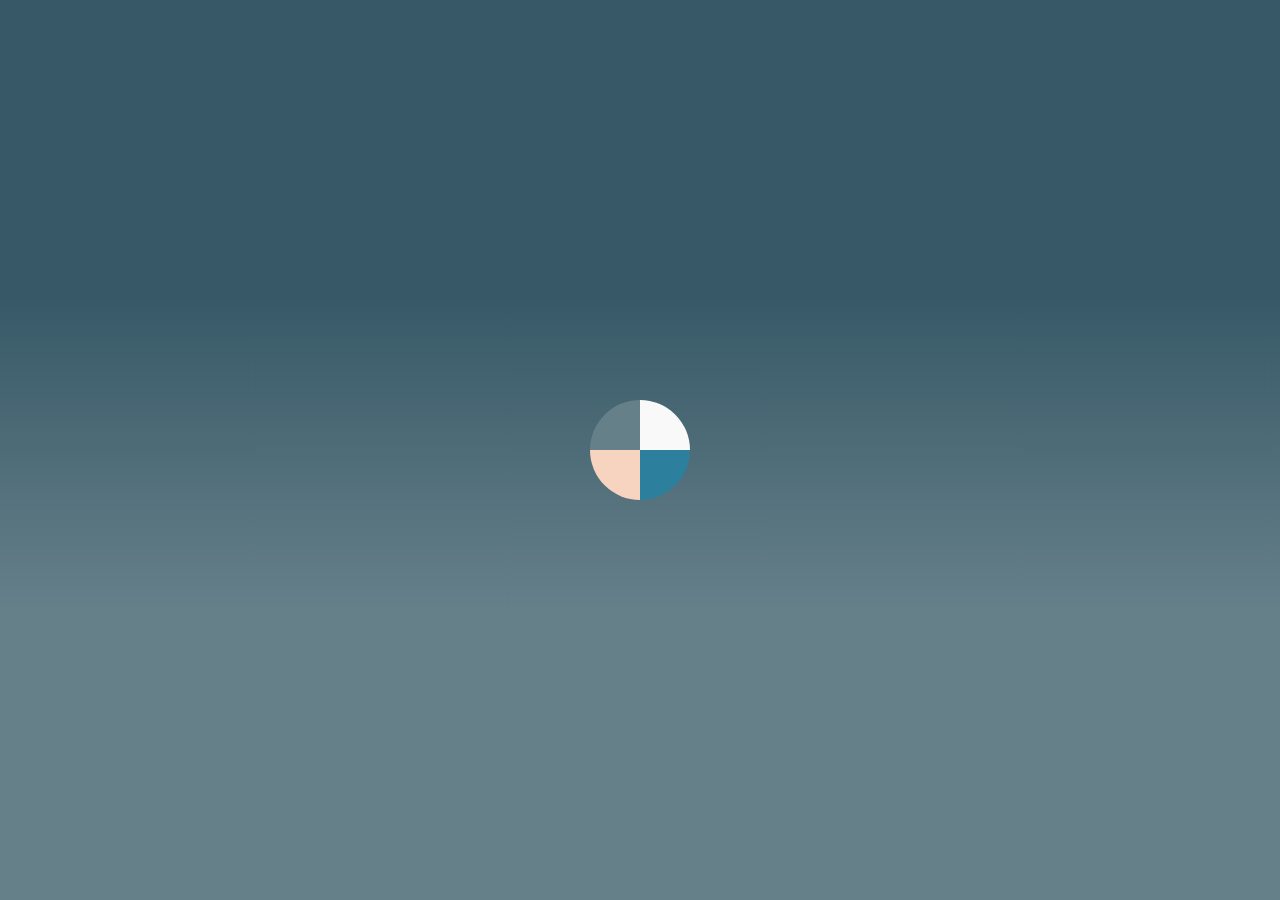
<file: index.html>
<html lang="fr">

<head>
    <meta charset="UTF-8">
    <meta http-equiv="X-UA-Compatible" content="IE=edge">
    <meta name="viewport" content="width=device-width, initial-scale=1.0">
    <title>Axel Dochez </title>
    <link rel="stylesheet" href="asserts/style.css">
    <link rel="icon" href="img/logo.png" type="image/png">
</head>

<body>
    <div class="cursor"></div>
    <div class="body-all srollbar">

        <div class="header">
            <!-- <div class="mod-menu">
                <h3 class="mod" id="normal">Normal Mod</h3>
                <h3 class="mod" id="dark">Dark Mod</h3>
                <h3 class="mod" id="kawai">Kawaï mod</h3>
            </div> -->
        </div>

        <div class="footer">
            <div class="my-logo">
                <div class="all-logo">
                    <div class="logo1"> </div>
                    <div class="logo2"> </div>
                    <div class="logo3"> </div>
                    <div class="logo4"> </div>
                </div>
            </div>

            <div class="menu">
                <a target="_blank" class="menu-icon"
                    href="https://drive.google.com/file/d/1IvvKmEJ3Pn47SEoM4HL41xcIzCZ2FRAo/view?usp=sharing">
                    <div class="after-icon">
                        <img class="icon-menu" src="img/cv.png" alt="">
                    </div>
                    <p class="p-menu"> CV</p>
                </a>

            </div>
            <div class="photo-profil">
                <img src="img/moi.jpg" alt="">
            </div>
        </div>

        <div class="body">
            <div class="main">
                <div class="all-visit">
                    <div class="visitor">
                        <p>Developper Web junior</p>
                        <h1>Axel Dochez</h1>
                    </div>
                    <div class="stat">
                        <div class="visit">
                            <div class=" icon">
                                <svg xmlns="http://www.w3.org/2000/svg" fill="none" viewBox="0 0 24 24"
                                    stroke-width="1.5" stroke="currentColor" class="w-6 h-6">
                                    <path stroke-linecap="round" stroke-linejoin="round"
                                        d="M11.48 3.499a.562.562 0 011.04 0l2.125 5.111a.563.563 0 00.475.345l5.518.442c.499.04.701.663.321.988l-4.204 3.602a.563.563 0 00-.182.557l1.285 5.385a.562.562 0 01-.84.61l-4.725-2.885a.563.563 0 00-.586 0L6.982 20.54a.562.562 0 01-.84-.61l1.285-5.386a.562.562 0 00-.182-.557l-4.204-3.602a.563.563 0 01.321-.988l5.518-.442a.563.563 0 00.475-.345L11.48 3.5z" />
                                </svg>
                                <!-- <img src="img/stage.png" alt=""> -->
                            </div>
                            <div class="cot">
                                <p>Stages</p>
                                <h3>6</h3>
                            </div>
                        </div>
                        <div class="visit">
                            <div class="icon">
                                <svg xmlns="http://www.w3.org/2000/svg" fill="none" viewBox="0 0 24 24"
                                    stroke-width="1.5" stroke="currentColor" class="w-6 h-6">
                                    <path stroke-linecap="round" stroke-linejoin="round"
                                        d="M2.25 18L9 11.25l4.306 4.307a11.95 11.95 0 015.814-5.519l2.74-1.22m0 0l-5.94-2.28m5.94 2.28l-2.28 5.941" />
                                </svg>
                                <!-- <img src="img/job.png" alt=""> -->
                            </div>
                            <div class="cot">
                                <p>Projets</p>
                                <h3>5</h3>
                            </div>
                        </div>
                    </div>
                </div>
                <img src="img/programer.webp" alt="">

                <div class="voir-plus">
                    <p class="vp"> voir mon experience ></p>
                    <div class="voir-jobs">
                        <div class="jobs srollbar">
                            <h1>Stages</h1>
                            <hr>
                            <div class="stage">
                                <p class="annee">2023-2023</p>
                                <p>Sciences Po Grenoble - Developper web en react</p>
                            </div>
                            <div class="stage">
                                <p class="annee">2022-2022</p>
                                <p>Sciences Po Grenoble - Developper web en symfony</p>
                            </div>
                            <div class="stage">
                                <p class="annee">2020</p>
                                <p>Eitarc Grenoble - assistant commercial</p>
                            </div>
                            <div class="stage">
                                <p class="annee">2019-2019</p>
                                <p>Pi Assurance Grenoble - Comercial </p>
                            </div>
                            <div class="stage">
                                <p class="annee">2019-2019</p>
                                <p>Pi interim Grenoble - Comercial </p>
                            </div>
                            <div class="stage">
                                <p class="annee">2020</p>
                                <p>Urban Culture Grenoble - Vendeur</p>
                            </div>
                            <div class="stage">
                                <p class="annee">2020</p>
                                <p>GrandOptical Grenoble - Vendeur</p>
                            </div>

                        </div>
                        <div class="jobs">
                            <h1>Jobs</h1>
                            <hr>

                            <div class="stage">
                                <p class="annee">2020-2020</p>
                                <p>Eitarc - assistant commercial "interim"</p>
                            </div>
                            <div class="stage">
                                <p class="annee">2021-2022</p>
                                <p>MaxCall employer - polyvalent</p>
                            </div>
                        </div>
                    </div>
                </div>

            </div>
            <div class="seconde">
                <div class="seconde-all">

                    <div class="second-text">
                        <p>Contact</p>



                    </div>
                    <div class="second-contact">
                        <div class="icon-contact">
                            <a href="https://github.com/rachvuild">
                                <img src="img/github.png" alt="" class="img-contac">
                            </a>
                        </div>
                        <div class="icon-contact">
                            <a href="https://www.linkedin.com/in/axel-dochez-246b11194/">
                                <img src="img/linkedin.png" alt="" class="img-contac">
                            </a>
                        </div>
                        <div class="icon-contact">
                            <a href="https://www.instagram.com/anzichyte/">
                                <img src="img/insta.png" alt="" class="img-contac">
                            </a>
                        </div>
                    </div>
                </div>
                <div class="second-p-all">

                    <div class="second-send" id="email">
                        <img class="envoi" src="img/copy.png" alt="">
                        <div class="second-back-img" id="back-email">
                        </div>
                        <p class="email">axel.dochezmz5@gmail.com</p>
                        <!-- <div></div> -->
                    </div>
                </div>
                <!-- </div> -->
            </div>
            <!-- <div class="bas"> -->
            <div class=" seconde-bas">
                <div class="troisieme">

                    <div>
                        <div class="gradiant">
                            <div class="trois-grad">
                                <div class="trois-icon icon">
                                    <img class="invers trois-img" src="img/skill.png" alt="">
                                </div>
                                <div class="trois-grade">
                                    <div>
                                        <h2 class="trois">7</h2>
                                        <p class="trois">Technologie</p>
                                    </div>
                                </div>
                            </div>
                            <div class="skill">
                                <img src="img/htmlCss.png" class="img-skill" id="html-css" alt="">


                                <fieldset class="pop html-css" id="html-css">
                                    <legend id="html-css"> HTML/CSS </legend>
                                    <p id="html-css">
                                        une utilisation casi quotidiènne avec la realisation de defi
                                    </p>
                                </fieldset>

                                <img src="img/Javascript.png" class="img-skill" id="js" alt="">
                                <fieldset class="pop js" id="js">
                                    <legend> Javascript </legend>
                                    <p>
                                        une utilisation surtout personnel et appris en autoditacte
                                    </p>
                                </fieldset>
                                <img src="img/PHP.png" class="img-skill" id="php" alt="">
                                <fieldset class="pop php" id="php">
                                    <legend> PHP </legend>
                                    <p>
                                        une utilisation principalement lors de projet de cours
                                    </p>
                                </fieldset>
                                <img src="img/Mysql.png" class="img-skill" id="sql" alt="">
                                <fieldset class="pop sql" id="sql">
                                    <legend> Mysql </legend>
                                    <p>
                                        création de table et de lien entre elle et une bonne metrise du select
                                    </p>
                                </fieldset>
                                <img src="img/symfony.png" class="img-skill" id="symfony" alt="">
                                <fieldset class="pop symfony" id="symfony">
                                    <legend> Symfony </legend>
                                    <p>
                                        Utilisé pour le projet manga et appris au stage a Sciences Po
                                    </p>
                                </fieldset>
                                <img src="img/Python.png" class="img-skill" id="python" alt="">
                                <fieldset class="pop python" id="python">
                                    <legend> Python </legend>
                                    <p>
                                        appris en autoditacte juste pour un passe temps
                                    </p>
                                </fieldset>
                                <img src="img/twig.png" class="img-skill" id="twig" alt="">
                                <fieldset class="pop twig" id="twig">
                                    <legend> HTML.twig/CSS.SASS </legend>
                                    <p>
                                        une utilisation lors de projet symfony
                                    </p>
                                </fieldset>
                                <img src="img/react.png" class="img-skill" id="twig sass" alt="">


                            </div>
                        </div>
                    </div>
                </div>
                <div class="quartrieme">
                    <p class="eng">Technologie</p>
                    <div class="quartrieme-tittle">

                        <h4>Mes Projets :</h4>
                        <div class="expli-all">
                            <div class="expli">
                                <img class="little-eng" src="img/angrenage.png" alt="">
                                <p> Technologie</p>
                                <p> | </p>
                                <p class="plus">+</p>
                                <p> Lire plus</p>
                            </div>
                        </div>
                    </div>
                    <div class="drag-and-drop srollbar">
                        <hr class="hr-projet">
                        <div class="drag">
                            <div id="item" class="card-drag" draggable="true">
                                <div id="chat" class="second-projet">
                                    <img class="icon-projet" src="img/chat.png" alt="">
                                    <h5>
                                        Projet chat
                                    </h5>
                                </div>
                                <div class="second-projet info-projet">
                                    <div class="icon-projet"><img class="engrenage" id="eng-chat"
                                            src="img/angrenage.png" alt="">
                                    </div>
                                    <a href="projet/projet-chat.html" target="_blank" class="icon-projet"
                                        id="info-chat">
                                        <h6>+</h6>
                                    </a>
                                </div>

                            </div>
                        </div>
                        <hr class="hr-projet">
                        <div class="drag">
                            <div id="item" class="card-drag" draggable="true">
                                <div id="efs" class="second-projet">
                                    <img class="icon-projet" src="img/efs.png" alt="">
                                    <h5>
                                        Projet EFS
                                    </h5>
                                </div>
                                <div class="second-projet info-projet">
                                    <div class="icon-projet"><img class="engrenage" id="eng-EFS" src="img/angrenage.png"
                                            alt="">
                                    </div>
                                    <a href="projet/projet-EFS.html" target="_blank" class="icon-projet" id="info-efs">
                                        <h6>+</h6>
                                    </a>
                                </div>
                            </div>
                        </div>
                        <hr class="hr-projet">
                        <div class="drag">
                            <div id="item" class="card-drag" draggable="true">
                                <div id="manga" class="second-projet">
                                    <img class="icon-projet" src="img/stagel.png" alt="">
                                    <h5>
                                        Projets en Stage
                                    </h5>
                                </div>
                                <div class="second-projet info-projet">
                                    <div class="icon-projet"><img class="engrenage" id="eng-manga"
                                            src="img/angrenage.png" alt="">
                                    </div>
                                    <a href="projet/projet-stage.html" target="_blank" class="icon-projet"
                                        id="info-manga">
                                        <h6>+</h6>
                                    </a>
                                </div>
                            </div>
                        </div>
                        <hr class="hr-projet">
                        <div class="drag">
                            <div id="item" class="card-drag" draggable="true">
                                <div id="gsb" class="second-projet">
                                    <img class="icon-projet" src="img/logo_GSB.png" alt="">
                                    <h5>
                                        Projet GSB
                                    </h5>
                                </div>
                                <div class="second-projet info-projet">
                                    <div class="icon-projet"><img class="engrenage" id="eng-GSB" src="img/angrenage.png"
                                            alt="">
                                    </div>
                                    <a href="projet/projet-GSB.html" target="_blank" class="icon-projet" id="info-gsb">
                                        <h6>+</h6>
                                    </a>
                                </div>
                            </div>
                        </div>
                        <hr class="hr-projet">
                        <div class="drag">
                            <div id="item" class="card-drag" draggable="true">
                                <div id="btn" class="second-projet">
                                    <img class="icon-projet" src="img/projet-btn.png" alt="">
                                    <h5>
                                        Projet button
                                    </h5>
                                </div>
                                <div class="second-projet info-projet">
                                    <div class="icon-projet"><img class="engrenage" id="eng-button"
                                            src="img/angrenage.png" alt="">
                                    </div>
                                    <a href="" target="_blank" class="icon-projet" id="info-gsb">
                                        <h6>+</h6>
                                    </a>
                                </div>
                            </div>
                        </div>
                        <hr class="hr-projet">
                        <div class="drag">
                            <div id="item" class="card-drag" draggable="true">
                            </div>
                        </div>

                    </div>
                </div>
            </div>
            <!-- </div> -->
            <div class="cinquieme">
                <h4>Projet :</h4>
                <img src="img/projet-gsb.png" id="img-gsb" alt="">
                <fieldset class="description srollbar" id="des-GSB">
                    <legend id=" des-GSB">Projet GSB :</legend>
                    <p id="des-GSB">
                        il a pour but de créer une application web permettant au commerciaux de faire une prise de
                        rendez-vous avec une page personnalisé pour chaque service.
                        Effet attendu c’est une prise en main du modèle MVC, des sessions/cookies, la base de donné et
                        une
                        connexion avec une hachage des mot de passe.
                        Pour cela nous sommes en groupe de 4 personnes.
                        <a href="https://drive.google.com/file/d/1iLuyMIIue9XLNpQ6Mv9dkA788cWYIAYH/view?usp=sharing">en
                            savoir plus</a>
                    </p>
                </fieldset>
                <img src="img/projet-esf.png" id="img-esf" alt="">
                <fieldset class="description srollbar" id="des-esf">
                    <legend id=" des-esf">Projet EFS :</legend>
                    <p id="des-esf">
                        Il a pour but de créer une application web permettant à des utilisateurs avoir un système de
                        fidélisation avec des recommence selon des palier.
                        Effet attendu c’est une prise en main de la base de donné, une connexion, et de la prise de
                        rendez-vous.
                        Pour cela nous sommes en groupe de 5 personnes.

                    </p>
                </fieldset>
                <img src="img/sciencesPo.png" id="img-manga" alt="">
                <fieldset class="description srollbar" id="des-manga">
                    <legend id=" des-manga">Projet de Stage :</legend>
                    <p id="des-manga">
                        Il a pour but de créer un site web avec une connexion et pouvoir collectionné c’est héro manga
                        préférai avec un système de tirage aléatoire pouvoir en mettre a l’infini.
                        Effet attendu c’est une prise en main de Framework Symfony
                        Pour cela j’ai été seule.

                    </p>
                </fieldset>
                <img src="img/projet-chat.png" id="img-chat" alt="">
                <fieldset class="description srollbar" id="des-chat">
                    <legend id=" des-chat">Prajet chat :</legend>
                    <p id="des-chat">
                        Il a pour but de créer un site web permettant une mise en relation des chats qui attend une
                        adoption dans une refuge a une client.
                        Effet attendu c’est une prise en main de du langage PHP et MySQL, de pouvoir faire une relation
                        entre le site web et la base de donné.
                        Pour cela j’ai été seule.


                    </p>
                </fieldset>
                <img src="img/projet-btn.png" id="img-btn" alt="">
                <fieldset class="description srollbar" id="des-btn">
                    <legend id=" des-btn">Projet Button :</legend>
                    <p id="des-btn">
                        Il a pour but de recensé différant bouton/ burger ou effet en tout genre, une zone de défi.
                        Effet attendu c’est une prise en main de du langage Html :5 , Css et JavaScript.
                        Pour cela j’ai été seule.
                    </p>
                </fieldset>
            </div>
        </div>
    </div>
    <div class="load-body">
        <div class="all-carre">
            <div class="carre1"> </div>
            <div class="carre2"> </div>
            <div class="carre3"> </div>
            <div class="carre4"> </div>
        </div>
    </div>
    <script class="histoir" src="asserts/script.js"></script>
</body>

</html>
</file>
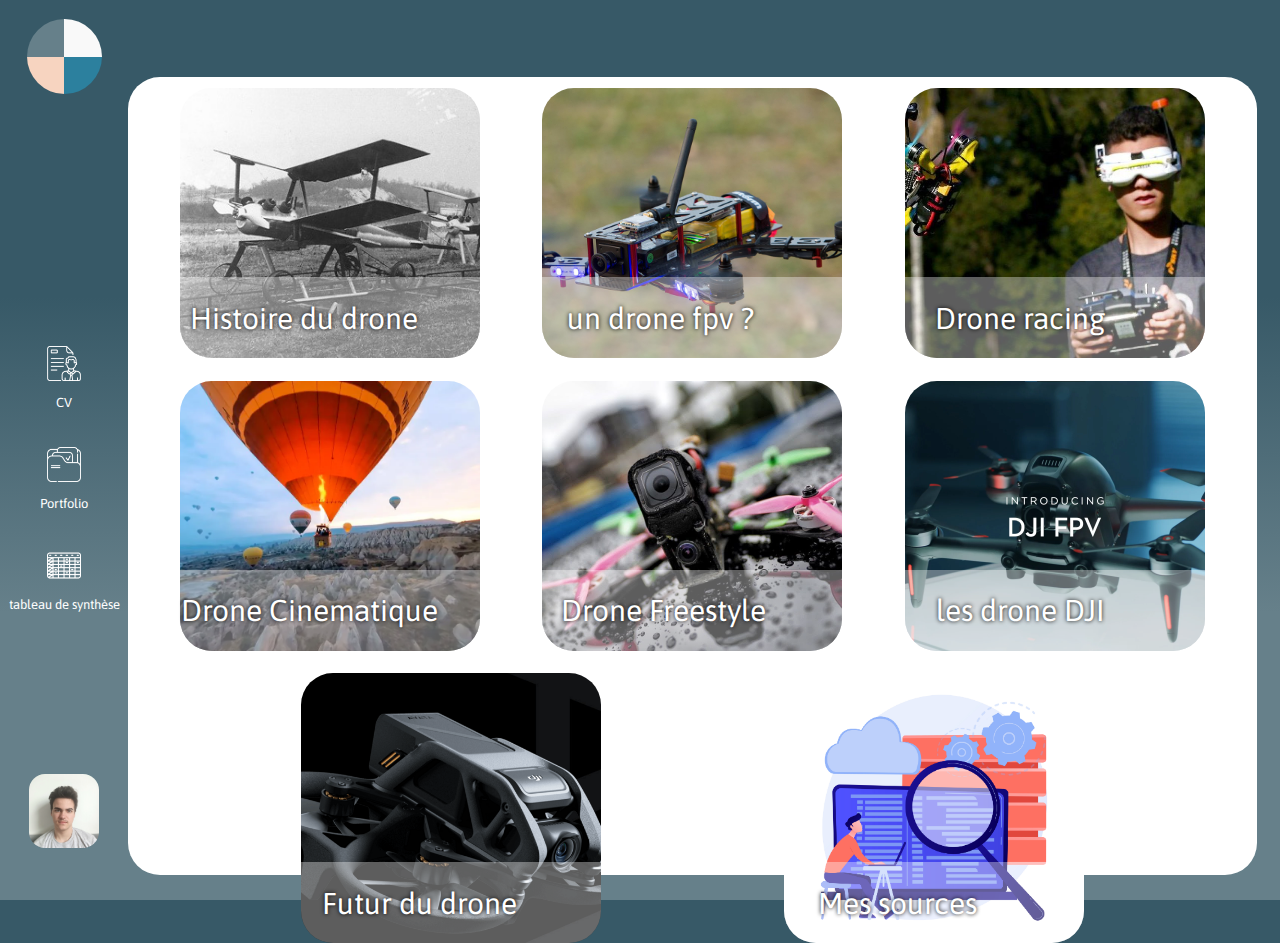
<file: veilletechnologique.html>
<!DOCTYPE html>
<html lang="en">

<head>
    <meta charset="UTF-8">
    <meta http-equiv="X-UA-Compatible" content="IE=edge">
    <meta name="viewport" content="width=device-width, initial-scale=1.0">
    <link rel="stylesheet" href="asserts/style.css">
    <title>Veille Technologique</title>
</head>


<body class="veille_tech">
    <div class="body-all srollbar">

        <div class="header">
            <!-- <div class="mod-menu">
                <h3 class="mod" id="normal">Normal Mod</h3>
                <h3 class="mod" id="dark">Dark Mod</h3>
                <h3 class="mod" id="kawai">Kawaï mod</h3>
            </div> -->
        </div>

        <div class="footer">
            <div class="my-logo">
                <div class="all-logo">
                    <div class="logo1"> </div>
                    <div class="logo2"> </div>
                    <div class="logo3"> </div>
                    <div class="logo4"> </div>
                </div>
            </div>

            <div class="menu">
                <a target="_blank" class="menu-icon"
                    href="https://drive.google.com/file/d/1IvvKmEJ3Pn47SEoM4HL41xcIzCZ2FRAo/view?usp=sharing">
                    <div class="after-icon">
                        <img class="icon-menu" src="img/cv.png" alt="">
                    </div>
                    <p class="p-menu"> CV</p>
                </a>
                <a class="menu-icon" target="_blank" href="index.html">
                    <div class="after-icon">
                        <img class="icon-menu" src="img/portfolio.png" alt="">
                    </div>
                    <p class="p-menu">Portfolio</p>
                </a>
                <a class="menu-icon"
                    href="https://drive.google.com/file/d/1ezcaBhjOgTn1rwI3oJIcldqY2AANZQ0R/view?usp=sharing">
                    <div class="after-icon">
                        <img class="icon-menu" src="img/tableau.png" alt="">
                    </div>
                    <p class="p-menu">tableau de synthèse</p>
                </a>
            </div>
            <div class="photo-profil">
                <img src="img/IMG_20220312_173635.jpg" alt="">
            </div>
        </div>


        <div class="veille">


            <div class="card_veille histoir " id="histoir">

                <div class="ville-tittle h">

                    <p class="tittle-drone">Histoire du drone</p>
                    <div class="icon-fleche">

                        <svg class="invers" viewBox="0 0 28 25">
                            <path
                                d="M13.145 2.13l1.94-1.867 12.178 12-12.178 12-1.94-1.867 8.931-8.8H.737V10.93h21.339z">
                            </path>
                        </svg>

                    </div>
                </div>
                <div class="pdrone srollbar" id="phistoir">
                    <p>
                        Histoire du drone :
                        <br /> <br />
                        Le concept de base du drone a été inventé pendant la Première Guerre Mondiale, considéré
                        comme un
                        projet très audacieux. Cependant, c’est durant la Seconde Guerre Mondiale que le premier
                        drone
                        opérationnel fut créé. La fabrication a en effet été poussé par les pertes importantes dans
                        l’aviation.<br /> Néanmoins, étant des premiers prototypes, leur utilisation n’était pas très
                        <br /> <br />
                        pratique : <br />
                        sensible au brouillage… Qui n’ont pas pu être résolu avant l’arrivée de l’informatique dans
                        les <br />
                        années 1960, où les premiers drones européens ont vu le jour, en France précisément, sous le
                        nom de
                        R20. <br /> <br />
                        Enfin, le drone FPV a aussi vu le jour en France, à Argonay en Haute-Savoie en 2014. Au <br />
                        début, ils <br />
                        étaient surtout utilisés pour des courses dans les bois, en temps que loisirs et
                        divertissement. <br />

                    </p>
                </div>
            </div>
            <div class="dronefpv  card_veille">
                <div class="ville-tittle drone">

                    <p class="tittle-drone">un drone fpv ?</p>
                    <div class="icon-fleche">

                        <svg class="invers" viewBox="0 0 28 25">
                            <path
                                d="M13.145 2.13l1.94-1.867 12.178 12-12.178 12-1.94-1.867 8.931-8.8H.737V10.93h21.339z">
                            </path>
                        </svg>

                    </div>
                </div>
                <div class="pdrone srollbar" id="pdrone">
                    <p>
                        Qu’est-ce qu’un drone ? <br /> <br />

                        Tout d’abord, un drone est un engin volant radiocommandé. <br /> Il a la forme d’un avion, ce
                        qui
                        lui
                        permet de parcourir de nombreux kilomètres avec le meilleur aérodynamisme. <br /> Il existe
                        aussi
                        les
                        drones à bras (quadripode, hexapode…). <br />
                        Nous allons ici surtout nous intéresser à cette deuxième catégorie, et particulièrement au
                        quadripode. Ils constituent la plus grande partie des drones FPV à ce jour. <br /> <br />

                        Qu’est-ce qu’un drone FPV ?
                        <br /> <br />
                        FPV signifie First Person View, en français, « vu à la première personne ». Il s’agit donc
                        généralement d’un quadripode, qui comprends une caméra embarquée, deux antennes, une
                        carte-mère, un
                        châssis et quatre moteurs. <br />
                        Il faudra vous équiper d’une batterie dites LI-PO et de son chargeur pour pouvoir faire
                        fonctionner
                        le drone. <br />
                        Pour pouvoir le contrôler, il faudra un masque ou des lunettes FPV, qui retransmettront la
                        vue de la
                        caméra, ainsi qu’une radio-télécommande. <br /> <br />

                        Pourquoi deux antennes sont-elles nécessaires ?
                        <br /> <br />
                        Pour pouvoir voir et téléguider le drone. En effet, chaque partie émet des ondes
                        différentes. <br /> Pour
                        pouvoir voir, il y a même deux possibilités selon votre budget : dans un premier temps, il y
                        a
                        l’analogique, la plus utilisée et la moins coûteuse. Dans un deuxième temps, il y a le
                        numérique,
                        qui vient d’apparaître. Elle est plus coûteuse car pour l’instant, une seule entreprise l’a
                        créé :
                        DJI.
                        <br /> <br />
                        Qu’est-ce qu’une batterie LI-PO ? Et pourquoi les utilise-t-on ?
                        <br /> <br />
                        Les batteries Lithium-Polymère sont plus puissantes que les batteries lithium. Elles sont
                        aussi plus
                        légères. Elles sont alors très recommandées pour les appareils radiocommandés. Cependant,
                        les
                        batteries sont instables et il est alors conseillé lors de certains déplacements ou charge
                        de les
                        mettre dans une boite hermétique en métal ou dans une pochette anti-feu. <br /> <br />

                        Pourquoi utiliser les drones FPV ? <br /> <br />

                        Ce type de drone n’a pas réellement de limites en termes de motricité, car dans la plupart
                        des cas,
                        il n’y a ni assistance ni stabilisateur. C’est d’ailleurs pour ça qu’il est déconseillé de
                        commencer
                        cette pratique dans la vraie vie, mais de d’abord commencer par un simulateur, qui peut nous
                        aider à
                        comprendre la maniabilité de l’engin. Cela empêche la perte de matériel ou bien des dommages
                        physiques, à cause de la batterie ou du drone lui-même qui peut aller de 110 à 200km/h.
                        C’est
                        d’ailleurs pour ça que les drones possèdent un verrouillage comme pour lancer des missiles.
                        Mais
                        pourquoi toute cette puissance ? Pour s’adapter aux trois grandes pratiques du drone FPV que
                        l’on va
                        par la suite expliquer : le racing, cinématique et le freestyle.
                    </p>
                </div>
            </div>

            <div class="droneR card_veille" id="droneR">
                <div class="ville-tittle r">

                    <p class="tittle-drone ">Drone racing</p>
                    <div class="icon-fleche">

                        <svg class="invers" viewBox="0 0 28 25">
                            <path
                                d="M13.145 2.13l1.94-1.867 12.178 12-12.178 12-1.94-1.867 8.931-8.8H.737V10.93h21.339z">
                            </path>
                        </svg>

                    </div>
                </div>
                <div class="pdrone srollbar" id="pracing">
                    <p>
                        Le drone Racing : <br /> <br />

                        Cette pratique est sportive, peu démocratisé, on peut quand même voir de plus en plus
                        d’évènements
                        et de tournoi de cette pratique. On peut d’ailleurs citer l’évènement de Dubaï, où le cash
                        prise
                        était de 250 000$. <br />
                        Les tournois se déroule avec 2 à 6 participants. Comme une course de voiture, le but est de
                        finir un
                        parcours, délimité par des cerceaux ou des leds lumineuses. Il est aussi conseillé aux
                        joueurs de
                        mettre des leds sur leur drone, pour qu’ils puissent se voir entre eux.
                    </p>
                </div>
            </div>
            <div class="droneC card_veille ">
                <div class="ville-tittle c ">
                    <p class="tittle-drone">Drone Cinematique</p>
                    <div class="icon-fleche">
                        <svg class="invers" viewBox="0 0 28 25">
                            <path
                                d="M13.145 2.13l1.94-1.867 12.178 12-12.178 12-1.94-1.867 8.931-8.8H.737V10.93h21.339z">
                            </path>
                        </svg>
                    </div>
                </div>
                <div class="pdrone srollbar" id="pcinematique">
                    <p>
                        Le drone Cinématique : <br /> <br />

                        Cette pratique consiste à prendre des plans dynamiques, grâce à la vivacité des drones, à
                        leur
                        liberté de mouvement et les vues uniques qu’ils peuvent capturer. Beaucoup plus démocratisé,
                        cette
                        pratique est utilisée dans le cinéma, les clips de musiques, des spots publicitaires… Mais
                        aussi
                        pour du loisir personnel. Pour cette pratique, on peut utiliser deux types de drone : le
                        drone FPV
                        où l’on attache une GoPro ou bien, pour un rendu professionnel, il existe des gros porteur
                        FPV. Ils
                        permettent de transporter des caméras ou des appareils photos, bien trop lourds pour un
                        drone
                        classique. Ces drones sont eux aussi généralement plus lourds car ils ont besoin d’une plus
                        grande
                        batterie, pour plus d’autonomie. Il a besoin de plus de puissance alors on ajoute plus de
                        moteur,
                        entre 6 à 8 alors que généralement il se situe à 4.
                    </p>
                </div>
            </div>



            <div class="droneF card_veille">
                <div class="ville-tittle f">

                    <p class="tittle-drone">Drone Freestyle</p>
                    <div class="icon-fleche">

                        <svg class="invers" viewBox="0 0 28 25">
                            <path
                                d="M13.145 2.13l1.94-1.867 12.178 12-12.178 12-1.94-1.867 8.931-8.8H.737V10.93h21.339z">
                            </path>
                        </svg>

                    </div>
                </div>
                <div class="pdrone srollbar" id="pfreestyle">
                    <p>
                        Le drone freestyle : <br /> <br />

                        Cette pratique est purement du loisir, où l’on repousse la limite du drone. Contrairement
                        aux autres
                        pratiques qui peuvent être rémunérées, il est quasiment impossible de vivre du drone
                        freestyle
                        aujourd’hui. Le but de cette pratique est de faire des figures (comme le roll, le flip, le
                        spin,
                        l’orbite, le powerloop…). Comme son nom l’indique, toutes ces figures sont faites en
                        freestyle.
                        Cette pratique est généralement dans une optique de partage avec d’autres joueur ou autres,
                        mais
                        peuvent être aussi utilisé dans les autres pratiques que nous avons citées ci-dessus.
                    </p>
                </div>
            </div>


            <div class="droneActue card_veille">
                <div class="ville-tittle actu">

                    <p class="tittle-drone">les drone DJI</p>
                    <div class="icon-fleche">

                        <svg class="invers" viewBox="0 0 28 25">
                            <path
                                d="M13.145 2.13l1.94-1.867 12.178 12-12.178 12-1.94-1.867 8.931-8.8H.737V10.93h21.339z">
                            </path>
                        </svg>

                    </div>
                </div>
                <div class="pdrone srollbar" id="pdji">
                    <p>
                        Le drone DJI : <br /> <br />

                        Le drone FPV étant apparu il y a quelques années, il se popularise de plus en plus et des
                        grandes
                        marques ont ainsi vu le jour, comme le géant du domaine : DJI. DJI, qui avait déjà une gamme
                        de
                        produit pour le drone classique, s’est étendu au drone FPV. Il est d’ailleurs l’acteur
                        principal des
                        avancés technologiques dans ce domaine. Il déploie même une nouvelle vision du drone, avec
                        le
                        passage au numérique par exemple. Ils ont aussi sorti le Combo-DJI, un drone pour les
                        débutants, qui
                        leur permet dès la première prise en main de voler. Une avancé aussi dans ce pack, c’est la
                        manette,
                        en forme de manette d’hélicoptère, contrairement à toutes les autres manettes qui étaient
                        toutes des
                        radiocommandes classiques depuis des années. Pour finir, leur dernière sortie ; le drone
                        Avata, très
                        prometteur, il permettrait de suivre les mouvements de la tête. Cela montre alors toutes les
                        autres
                        possibilités, toutes les prochaines autres avancés qui peuvent apparaître dans les années à
                        venir.
                    </p>
                </div>
            </div>
            <div class="droneFutur card_veille">
                <div class="ville-tittle futur">

                    <p class="tittle-drone">Futur du drone</p>
                    <div class="icon-fleche">

                        <svg class="invers" viewBox="0 0 28 25">
                            <path
                                d="M13.145 2.13l1.94-1.867 12.178 12-12.178 12-1.94-1.867 8.931-8.8H.737V10.93h21.339z">
                            </path>
                        </svg>

                    </div>
                </div>
                <div class="pdrone srollbar" id="pfutur">
                    <p>
                        Le drone, dans le futur : <br /> <br />

                        Le drone FPV a quand même une limite : l’imagination de ses utilisateurs. A ce jour, cette
                        discipline ressence une multitude d’utilisation, que ce soit dans le loisir, mais aussi dans
                        le
                        domaine militaire, la recherche de personne en montagne, visiter des lieux que l’humain ne
                        pourrait
                        pas pénétrer... Sa polyvalence permet d’imaginer de nombreuses utilisations, surtout avec
                        les
                        nouvelles technologies qui sont ajoutées chaque année. On peut citer par exemple le drone
                        Avata mais
                        aussi la nouvelle voiture volante Xpeng, qui s’apparente à un drone.
                        La discipline demande beaucoup de rigueur et dès le début. Cela pouvait faire fuir de
                        nombreuses
                        personnes mais avec la sortie de Avata et la démocratisation grâce à des YouTubers comme
                        Amixem,
                        Jojol, AlexFlex ou encore Romain Lanéry, le drone a de plus en plus d’adepte. Le drone a
                        encore
                        alors, de nombreux beaux jours devant lui.
                    </p>
                </div>
            </div>
            <div class="droneSource  card_veille">
                <div class="ville-tittle source">

                    <p class="tittle-drone">Mes sources</p>
                    <div class="icon-fleche">

                        <svg class="invers" viewBox="0 0 28 25">
                            <path
                                d="M13.145 2.13l1.94-1.867 12.178 12-12.178 12-1.94-1.867 8.931-8.8H.737V10.93h21.339z">
                            </path>
                        </svg>

                    </div>
                </div>
                <div class="pdrone srollbar" id="psource">
                    <div class="all-icon-source">

                        <a href="" class="iconsource"><img src="img/culturefpv.png" alt=""></a>
                        <a href="" class="iconsource"><img src="img/flexfpv.jpg" alt=""></a>
                        <a href="" class="iconsource"><img src="img/wearefpv.jpg" alt=""></a>
                        <a href="" class="iconsource"><img src="img/dronebylife.jpg" alt=""></a>
                        <a href="" class="iconsource"><img src="img/google.png" alt=""></a>
                        <a href="" class="iconsource"><img src="img/instagram.png" alt=""></a>
                        <a href="" class="iconsource"><img src="img/dji.png" alt=""></a>
                    </div>
                </div>
            </div>
            <div class="active-blur"></div>

        </div>

        <script src="asserts/veillescript.js"></script>
</body>

</html>
</file>
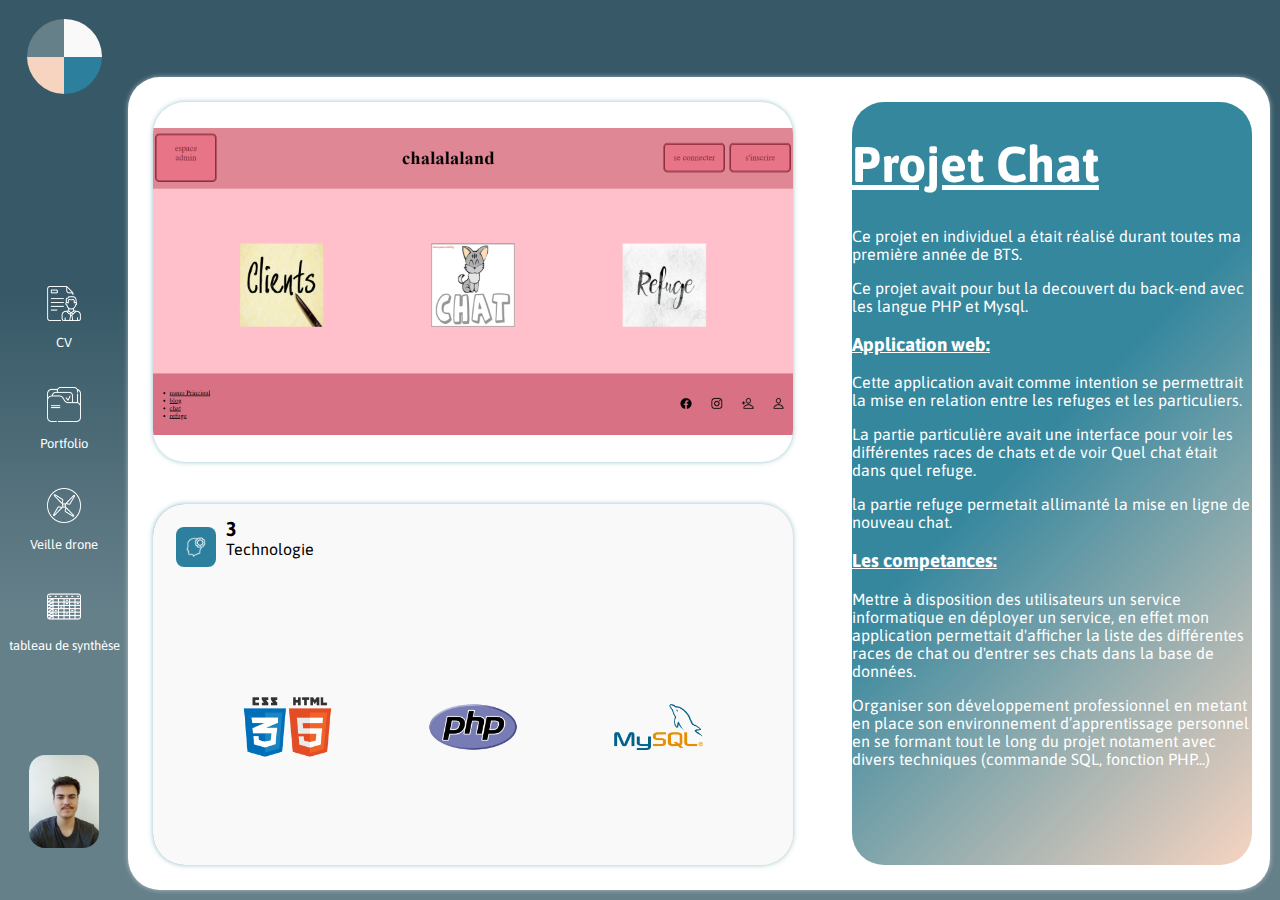
<file: projet/projet-chat.html>
<!DOCTYPE html>
<html lang="en">

<head>
    <meta charset="UTF-8">
    <meta http-equiv="X-UA-Compatible" content="IE=edge">
    <meta name="viewport" content="width=, initial-scale=1.0">
    <link rel="stylesheet" href="../asserts/style.css">
    <title>Document</title>
</head>

<body>

    <div class="cursor"></div>
    <div class="body-all  srollbar">

        <div class="header">
            <!-- <div class="mod-menu">
                <h3 class="mod" id="normal">Normal Mod</h3>
                <h3 class="mod" id="dark">Dark Mod</h3>
                <h3 class="mod" id="kawai">Kawaï mod</h3>
            </div> -->
        </div>

        <div class="footer">
            <div class="my-logo">
                <div class="all-logo">
                    <div class="logo1"> </div>
                    <div class="logo2"> </div>
                    <div class="logo3"> </div>
                    <div class="logo4"> </div>
                </div>
            </div>

            <div class="menu">
                <a target="_blank" class="menu-icon"
                    href="https://drive.google.com/file/d/1IvvKmEJ3Pn47SEoM4HL41xcIzCZ2FRAo/view?usp=sharing">
                    <div class="after-icon">
                        <img class="icon-menu" src="../img/cv.png" alt="">
                    </div>
                    <p class="p-menu"> CV</p>
                </a>
                <a class="menu-icon" href="../index.html">
                    <div class="after-icon">
                        <img class="icon-menu" src="../img/portfolio.png" alt="">
                    </div>
                    <p class="p-menu">Portfolio</p>
                </a>
                <a class="menu-icon" target="_blank" href="../veilletechnologique.html">
                    <div class="after-icon">
                        <img class="icon-menu" src="../img/drone.png" alt="">
                    </div>
                    <p class="p-menu">Veille drone</p>
                </a>
                <a class="menu-icon" target="_blank"
                    href="https://drive.google.com/file/d/1ezcaBhjOgTn1rwI3oJIcldqY2AANZQ0R/view?usp=sharing">
                    <div class="after-icon">
                        <img class="icon-menu" src="../img/tableau.png" alt="">
                    </div>
                    <p class="p-menu">tableau de synthèse</p>
                </a>
            </div>
            <div class="photo-profil">
                <img src="../img/moi.jpg" alt="">
            </div>
        </div>

        <div class="body ">
            <div class="main main-page">
                <img class="page" src="../img/projet-chat.png" alt="">
            </div>

            <div class="explication-projet ">
                <div class="explication srollbar">

                    <h1 class="h1-text-explicatif">Projet Chat</h1>
                    <p class="p-text-explicatif">
                        Ce projet en individuel a était réalisé durant toutes ma première année de BTS.</p>
                    <p class="p-text-explicatif">
                        Ce projet avait pour but la decouvert du back-end avec les langue PHP et Mysql. </p>

                    <h3 class="h1-text-explicatif"> Application web:</h3>
                    <p class="p-text-explicatif">
                        Cette application avait comme intention se permettrait la mise en relation entre les refuges et
                        les particuliers.
                    <p class="p-text-explicatif">
                        La partie particulière avait une interface pour voir les différentes races de chats et de voir
                        Quel chat était dans quel refuge.
                    </p>
                    <p class="p-text-explicatif">
                        la partie refuge permetait allimanté la mise en ligne de nouveau chat.
                    </p>
                    <h3 class="h1-text-explicatif"> Les competances:</h3>
                    <p class="p-text-explicatif">
                        Mettre à disposition des utilisateurs un service informatique en déployer un service, en effet
                        mon application permettait d'afficher la liste des différentes races de chat ou d'entrer ses
                        chats dans la base de données.
                    </p>
                    <p class="p-text-explicatif">
                        Organiser son développement professionnel en metant en place son environnement d’apprentissage
                        personnel en se formant tout le long du projet notament avec divers techniques (commande SQL,
                        fonction PHP...)
                    </p>

                </div>
            </div>







            <div class="techno-projet">
                <div class="gradiant">
                    <div class="trois-grad">
                        <div class="trois-icon icon">
                            <img class="invers trois-img" src="../img/skill.png" alt="">
                        </div>
                        <div class="trois-grade">
                            <div>
                                <h2 class="trois">3</h2>
                                <p class="trois">Technologie</p>
                            </div>
                        </div>
                    </div>
                    <div class="skill skill-page">
                        <img src="../img/htmlCss.png" class="img-skill img-skill-page" id="html-css" alt="">

                        <img src="../img/PHP.png" class="img-skill img-skill-page" id="php" alt="">

                        <img src="../img/Mysql.png" class="img-skill img-skill-page" id="sql" alt="">


                    </div>
                </div>

            </div>
            <script class="histoir" src="../asserts/script.js"></script>
        </div>
    </div>
</body>

</html>
</file>
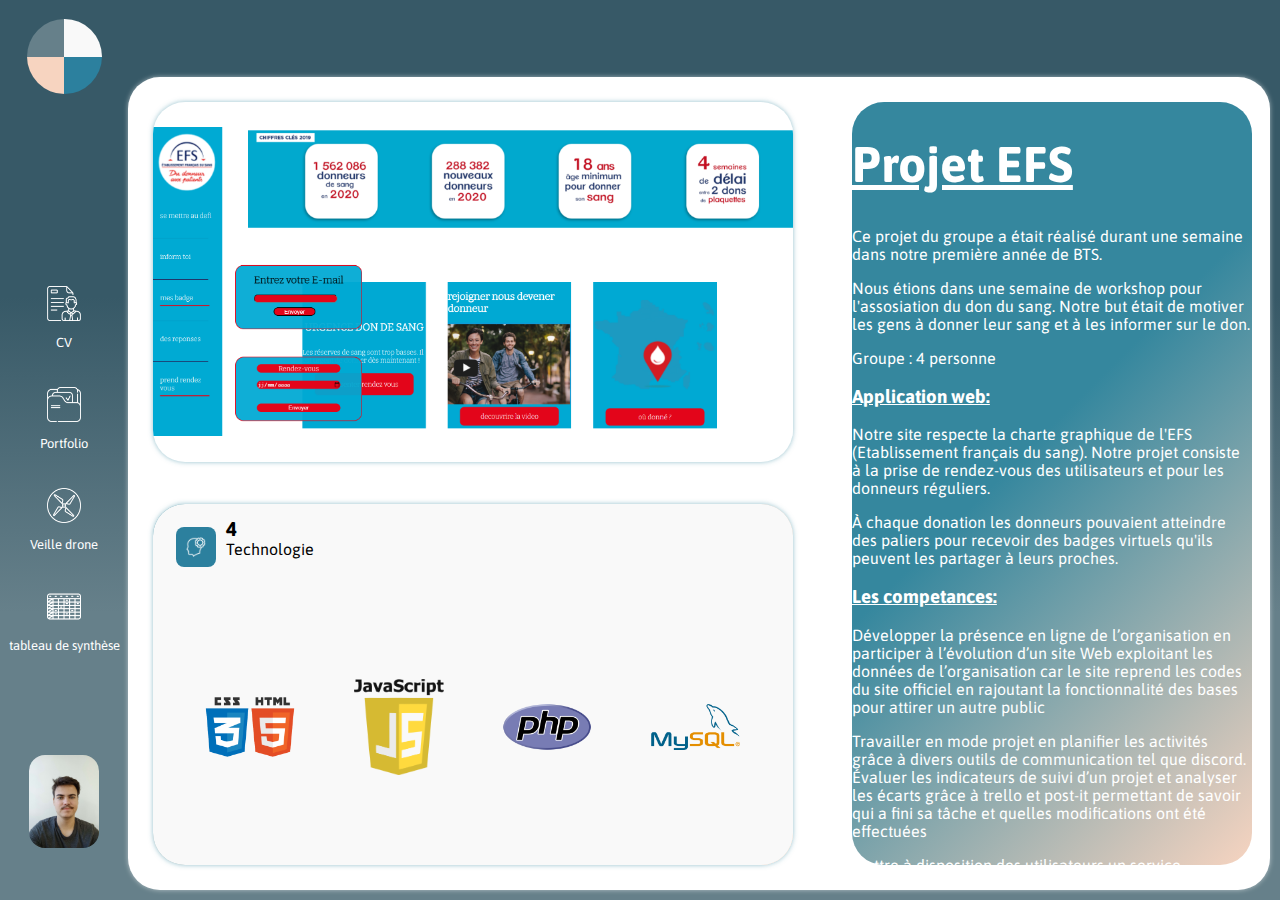
<file: projet/projet-EFS.html>
<!DOCTYPE html>
<html lang="en">

<head>
    <meta charset="UTF-8">
    <meta http-equiv="X-UA-Compatible" content="IE=edge">
    <meta name="viewport" content="width=, initial-scale=1.0">
    <link rel="stylesheet" href="../asserts/style.css">
    <title>Document</title>
</head>

<body>

    <div class="cursor"></div>
    <div class="body-all  srollbar">

        <div class="header">
            <!-- <div class="mod-menu">
                <h3 class="mod" id="normal">Normal Mod</h3>
                <h3 class="mod" id="dark">Dark Mod</h3>
                <h3 class="mod" id="kawai">Kawaï mod</h3>
            </div> -->
        </div>

        <div class="footer">
            <div class="my-logo">
                <div class="all-logo">
                    <div class="logo1"> </div>
                    <div class="logo2"> </div>
                    <div class="logo3"> </div>
                    <div class="logo4"> </div>
                </div>
            </div>

            <div class="menu">
                <a target="_blank" class="menu-icon"
                    href="https://drive.google.com/file/d/1IvvKmEJ3Pn47SEoM4HL41xcIzCZ2FRAo/view?usp=sharing">
                    <div class="after-icon">
                        <img class="icon-menu" src="../img/cv.png" alt="">
                    </div>
                    <p class="p-menu"> CV</p>
                </a>
                <a class="menu-icon" href="../index.html">
                    <div class="after-icon">
                        <img class="icon-menu" src="../img/portfolio.png" alt="">
                    </div>
                    <p class="p-menu">Portfolio</p>
                </a>
                <a class="menu-icon" target="_blank" href="../veilletechnologique.html">
                    <div class="after-icon">
                        <img class="icon-menu" src="../img/drone.png" alt="">
                    </div>
                    <p class="p-menu">Veille drone</p>
                </a>
                <a class="menu-icon" target="_blank"
                    href="https://drive.google.com/file/d/1ezcaBhjOgTn1rwI3oJIcldqY2AANZQ0R/view?usp=sharing">
                    <div class="after-icon">
                        <img class="icon-menu" src="../img/tableau.png" alt="">
                    </div>
                    <p class="p-menu">tableau de synthèse</p>
                </a>
            </div>
            <div class="photo-profil">
                <img src="../img/moi.jpg" alt="">
            </div>
        </div>

        <div class="body ">
            <div class="main main-page">
                <img class="page" src="../img/projet-esf.png" alt="">
            </div>






            <div class="explication-projet ">
                <div class="explication srollbar">

                    <h1 class="h1-text-explicatif">Projet EFS</h1>
                    <p class="p-text-explicatif">
                        Ce projet du groupe a était réalisé durant une semaine dans notre première année de BTS.</p>
                    <p class="p-text-explicatif">
                        Nous étions dans une semaine de workshop pour l'assosiation du don du sang. Notre but était de
                        motiver les gens à donner leur sang et à les informer sur le don. </p>
                    <p class="p-text-explicatif">Groupe : 4 personne</p>
                    <h3 class="h1-text-explicatif"> Application web:</h3>
                    <p class="p-text-explicatif">
                        Notre site respecte la charte graphique de l'EFS (Etablissement français du sang). Notre projet
                        consiste à la prise de rendez-vous des utilisateurs et pour les donneurs réguliers.
                    <p class="p-text-explicatif">
                        À chaque donation les donneurs pouvaient atteindre des paliers pour recevoir des badges virtuels
                        qu'ils peuvent les partager à leurs proches.
                    </p>
                    <h3 class="h1-text-explicatif"> Les competances:</h3>
                    <p class="p-text-explicatif">
                        Développer la présence en ligne de l’organisation en participer à l’évolution d’un site Web
                        exploitant les données de l’organisation car le site reprend les codes du site officiel en
                        rajoutant la fonctionnalité des bases pour attirer un autre public
                    </p>
                    <p class="p-text-explicatif">
                        Travailler en mode projet en planifier les activités grâce à divers outils de communication tel
                        que discord. Évaluer les indicateurs de suivi d’un projet et analyser les écarts grâce à trello
                        et post-it permettant de savoir qui a fini sa tâche et quelles modifications ont été effectuées
                    </p>
                    <p class="p-text-explicatif">
                        Mettre à disposition des utilisateurs un service informatique en accompagnant les utilisateurs
                        dans la mise en place d’un service grâce à notre diaporama final expliquant les tenants et
                        aboutissements du site.
                    </p>
                    <p class="p-text-explicatif">
                        Organiser son développement professionnel en metant en place son environnement d’apprentissage
                        personnel en se formant tout le long du projet notament avec divers techniques (commande SQL,
                        fonction PHP...)
                    </p>

                </div>
            </div>







            <div class="techno-projet">
                <div class="gradiant">
                    <div class="trois-grad">
                        <div class="trois-icon icon">
                            <img class="invers trois-img" src="../img/skill.png" alt="">
                        </div>
                        <div class="trois-grade">
                            <div>
                                <h2 class="trois">4</h2>
                                <p class="trois">Technologie</p>
                            </div>
                        </div>
                    </div>
                    <div class="skill skill-page">
                        <img src="../img/htmlCss.png" class="img-skill img-skill-page" id="html-css" alt="">

                        <img src="../img/Javascript.png" class="img-skill img-skill-page" id="js" alt="">

                        <img src="../img/PHP.png" class="img-skill img-skill-page" id="php" alt="">

                        <img src="../img/Mysql.png" class="img-skill img-skill-page" id="sql" alt="">


                    </div>
                </div>

            </div>
            <script class="histoir" src="../asserts/script.js"></script>
        </div>
    </div>
</body>

</html>
</file>
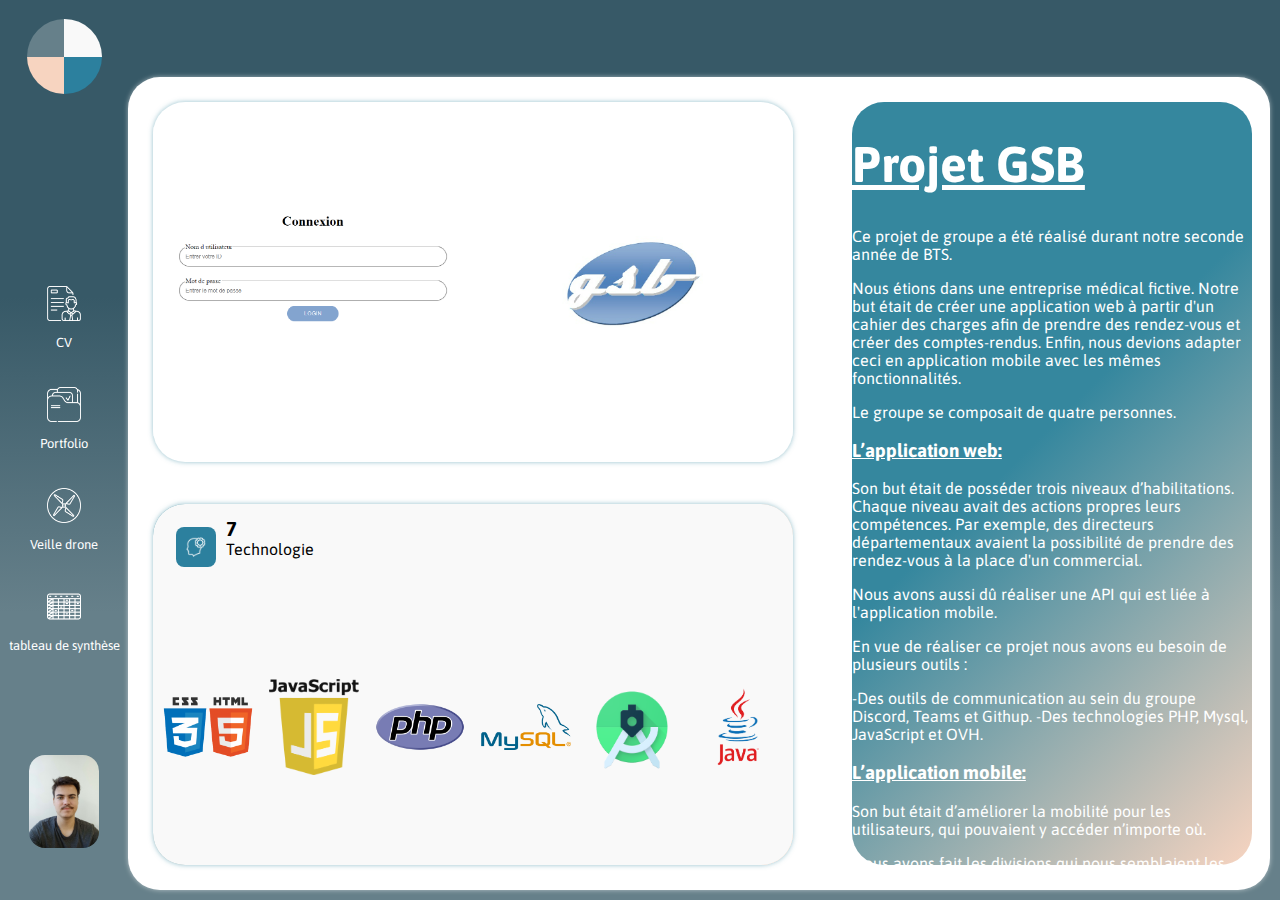
<file: projet/projet-GSB.html>
<!DOCTYPE html>
<html lang="en">

<head>
    <meta charset="UTF-8">
    <meta http-equiv="X-UA-Compatible" content="IE=edge">
    <meta name="viewport" content="width=, initial-scale=1.0">
    <link rel="stylesheet" href="../asserts/style.css">
    <title>Document</title>
</head>

<body>

    <div class="cursor"></div>
    <div class="body-all  srollbar">

        <div class="header">
            <!-- <div class="mod-menu">
                <h3 class="mod" id="normal">Normal Mod</h3>
                <h3 class="mod" id="dark">Dark Mod</h3>
                <h3 class="mod" id="kawai">Kawaï mod</h3>
            </div> -->
        </div>

        <div class="footer">
            <div class="my-logo">
                <div class="all-logo">
                    <div class="logo1"> </div>
                    <div class="logo2"> </div>
                    <div class="logo3"> </div>
                    <div class="logo4"> </div>
                </div>
            </div>

            <div class="menu">
                <a target="_blank" class="menu-icon"
                    href="https://drive.google.com/file/d/1IvvKmEJ3Pn47SEoM4HL41xcIzCZ2FRAo/view?usp=sharing">
                    <div class="after-icon">
                        <img class="icon-menu" src="../img/cv.png" alt="">
                    </div>
                    <p class="p-menu"> CV</p>
                </a>
                <a class="menu-icon" href="../index.html">
                    <div class="after-icon">
                        <img class="icon-menu" src="../img/portfolio.png" alt="">
                    </div>
                    <p class="p-menu">Portfolio</p>
                </a>
                <a class="menu-icon" target="_blank" href="../veilletechnologique.html">
                    <div class="after-icon">
                        <img class="icon-menu" src="../img/drone.png" alt="">
                    </div>
                    <p class="p-menu">Veille drone</p>
                </a>
                <a class="menu-icon" target="_blank"
                    href="https://drive.google.com/file/d/1ezcaBhjOgTn1rwI3oJIcldqY2AANZQ0R/view?usp=sharing">
                    <div class="after-icon">
                        <img class="icon-menu" src="../img/tableau.png" alt="">
                    </div>
                    <p class="p-menu">tableau de synthèse</p>
                </a>
            </div>
            <div class="photo-profil">
                <img src="../img/moi.jpg" alt="">
            </div>
        </div>

        <div class="body ">
            <div class="main main-page">
                <img class="page" src="../img/projet-gsb.png" alt="">
            </div>






            <div class="explication-projet ">
                <div class="explication srollbar">

                    <h1 class="h1-text-explicatif">Projet GSB</h1>
                    <p class="p-text-explicatif">
                        Ce projet de groupe a été réalisé durant notre seconde année de BTS.</p>
                    <p class="p-text-explicatif">
                        Nous étions dans
                        une entreprise médical fictive. Notre but était de créer une application web à partir d'un
                        cahier
                        des charges afin de prendre des rendez-vous et créer des comptes-rendus. Enfin, nous devions
                        adapter ceci en
                        application mobile avec les mêmes fonctionnalités.</p>
                    <p class="p-text-explicatif">Le groupe se composait de quatre personnes. </p>
                    <h3 class="h1-text-explicatif"> L’application web:</h3>
                    <p class="p-text-explicatif">
                        Son but était de posséder trois niveaux d’habilitations. Chaque niveau avait des actions propres
                        leurs compétences. Par exemple, des directeurs départementaux avaient la possibilité de prendre
                        des
                        rendez-vous
                        à la place d'un commercial.
                    <p class="p-text-explicatif">

                        Nous avons aussi dû réaliser une API qui est liée à l'application mobile. </p>
                    <p class="p-text-explicatif">
                        En vue de réaliser ce projet nous avons eu besoin de plusieurs outils : </p>
                    <p class="p-text-explicatif">
                        -Des outils de communication
                        au
                        sein du groupe Discord, Teams et Githup.
                        -Des technologies PHP, Mysql, JavaScript et OVH.
                    </p>
                    <h3 class="h1-text-explicatif">L’application mobile:</h3>
                    <p class="p-text-explicatif">
                        Son but était d’améliorer la mobilité pour les utilisateurs, qui pouvaient y accéder n’importe
                        où.
                    </p>
                    <p class="p-text-explicatif">
                        Nous avons fait les divisions qui nous semblaient les plus importantes : les commerciaux et les
                        directeurs
                        départementaux qui sont les pôles les plus mobiles.</p>
                    <p class="p-text-explicatif">
                        Afin d’avoir accès à la même base de données entre l'application web et l’application mobile,
                        nous avons créé une API.
                    </p>
                    <p class="p-text-explicatif"> Pour cela, nous avons utilisé des technologies tel qu’AndroidStudio
                        sur du JavaScript, ainsi que du PHP pour la partie API.
                    </p>

                </div>
            </div>







            <div class="techno-projet">
                <div class="gradiant">
                    <div class="trois-grad">
                        <div class="trois-icon icon">
                            <img class="invers trois-img" src="../img/skill.png" alt="">
                        </div>
                        <div class="trois-grade">
                            <div>
                                <h2 class="trois">7</h2>
                                <p class="trois">Technologie</p>
                            </div>
                        </div>
                    </div>
                    <div class="skill skill-page">
                        <img src="../img/htmlCss.png" class="img-skill img-skill-page" id="html-css" alt="">

                        <img src="../img/Javascript.png" class="img-skill img-skill-page" id="js" alt="">

                        <img src="../img/PHP.png" class="img-skill img-skill-page" id="php" alt="">

                        <img src="../img/Mysql.png" class="img-skill img-skill-page" id="sql" alt="">
                        <img src="../img/androidStudio.png" class="img-skill img-skill-page" id="sql" alt="">
                        <img src="../img/java.png" class="img-skill img-skill-page" id="sql" alt="">

                    </div>
                </div>

            </div>
            <script class="histoir" src="../asserts/script.js"></script>
        </div>
    </div>
</body>

</html>
</file>
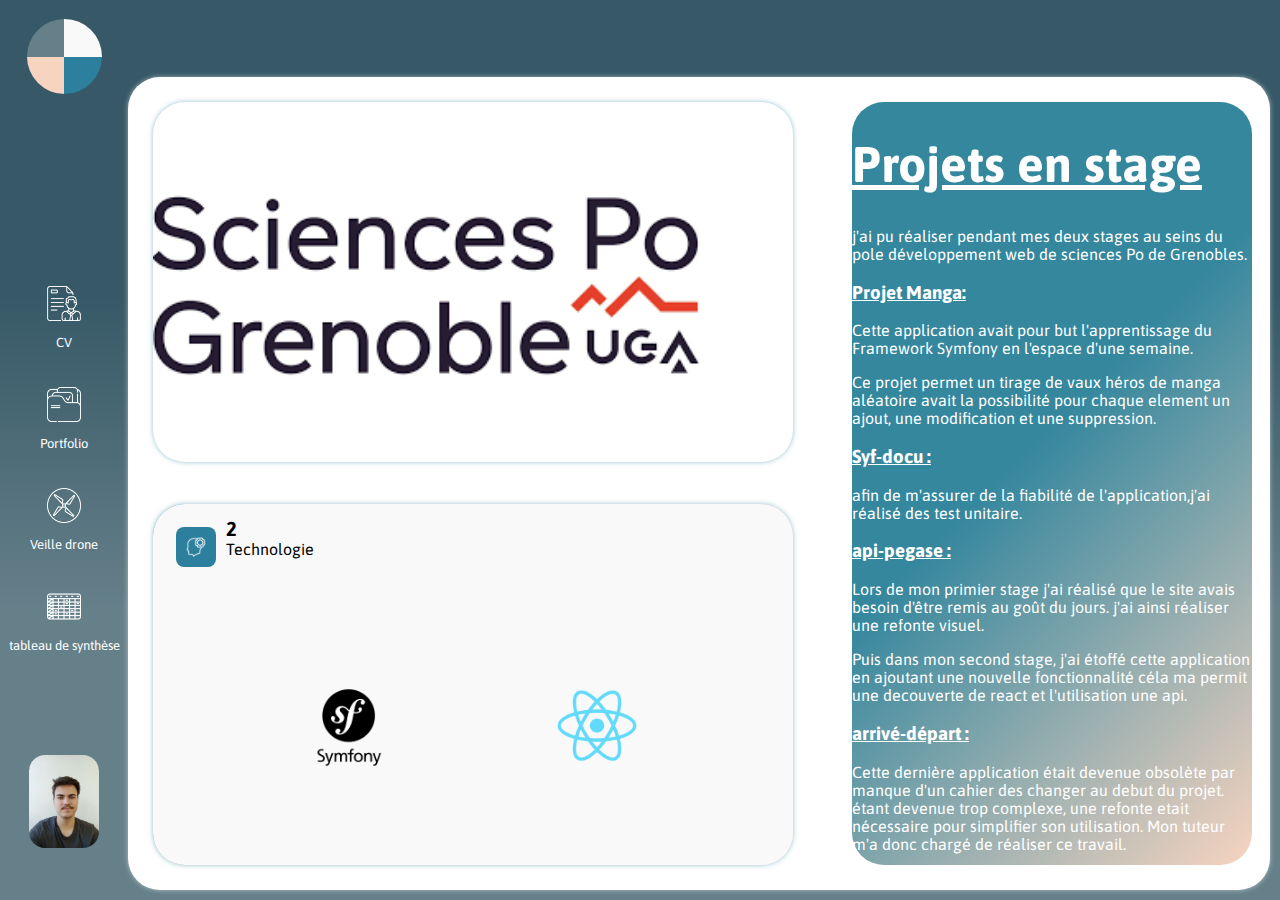
<file: projet/projet-stage.html>
<!DOCTYPE html>
<html lang="en">

<head>
    <meta charset="UTF-8">
    <meta http-equiv="X-UA-Compatible" content="IE=edge">
    <meta name="viewport" content="width=, initial-scale=1.0">
    <link rel="stylesheet" href="../asserts/style.css">
    <title>Document</title>
</head>

<body>

    <div class="cursor"></div>
    <div class="body-all  srollbar">

        <div class="header">
            <!-- <div class="mod-menu">
                <h3 class="mod" id="normal">Normal Mod</h3>
                <h3 class="mod" id="dark">Dark Mod</h3>
                <h3 class="mod" id="kawai">Kawaï mod</h3>
            </div> -->
        </div>

        <div class="footer">
            <div class="my-logo">
                <div class="all-logo">
                    <div class="logo1"> </div>
                    <div class="logo2"> </div>
                    <div class="logo3"> </div>
                    <div class="logo4"> </div>
                </div>
            </div>

            <div class="menu">
                <a target="_blank" class="menu-icon"
                    href="https://drive.google.com/file/d/1IvvKmEJ3Pn47SEoM4HL41xcIzCZ2FRAo/view?usp=sharing">
                    <div class="after-icon">
                        <img class="icon-menu" src="../img/cv.png" alt="">
                    </div>
                    <p class="p-menu"> CV</p>
                </a>
                <a class="menu-icon" href="../index.html">
                    <div class="after-icon">
                        <img class="icon-menu" src="../img/portfolio.png" alt="">
                    </div>
                    <p class="p-menu">Portfolio</p>
                </a>
                <a class="menu-icon" target="_blank" href="../veilletechnologique.html">
                    <div class="after-icon">
                        <img class="icon-menu" src="../img/drone.png" alt="">
                    </div>
                    <p class="p-menu">Veille drone</p>
                </a>
                <a class="menu-icon" target="_blank"
                    href="https://drive.google.com/file/d/1ezcaBhjOgTn1rwI3oJIcldqY2AANZQ0R/view?usp=sharing">
                    <div class="after-icon">
                        <img class="icon-menu" src="../img/tableau.png" alt="">
                    </div>
                    <p class="p-menu">tableau de synthèse</p>
                </a>
            </div>
            <div class="photo-profil">
                <img src="../img/moi.jpg" alt="">
            </div>
        </div>

        <div class="body ">
            <div class="main main-page">
                <img class="page" src="../img/sciencesPo.png" alt="">
            </div>

            <div class="explication-projet ">
                <div class="explication srollbar">

                    <h1 class="h1-text-explicatif">Projets en stage</h1>
                    <p class="p-text-explicatif">
                        j'ai pu réaliser pendant mes deux stages au seins du pole développement web de sciences Po de
                        Grenobles.</p>


                    <h3 class="h1-text-explicatif"> Projet Manga:</h3>
                    <p class="p-text-explicatif">
                        Cette application avait pour but l'apprentissage du Framework Symfony en l'espace d'une
                        semaine.
                    <p class="p-text-explicatif">
                        Ce projet permet un tirage de vaux héros de manga aléatoire avait la possibilité pour chaque
                        element un ajout, une modification et une suppression.
                    </p>
                    <h3 class="h1-text-explicatif"> Syf-docu :</h3>
                    <p class="p-text-explicatif">
                        afin de m'assurer de la fiabilité de l'application,j'ai réalisé des test unitaire.
                    </p>
                    <h3 class="h1-text-explicatif"> api-pegase :</h3>
                    <p class="p-text-explicatif">
                        Lors de mon primier stage j'ai réalisé que le site avais besoin d'être remis au goût du jours.
                        j'ai ainsi réaliser une refonte visuel.
                    </p>
                    <p class="p-text-explicatif">
                        Puis dans mon second stage, j'ai étoffé cette application en ajoutant une nouvelle
                        fonctionnalité céla ma permit une decouverte de react et l'utilisation une api.
                    </p>
                    <h3 class="h1-text-explicatif">arrivé-départ :</h3>
                    <p class="p-text-explicatif">
                        Cette dernière application était devenue obsolète par manque d'un cahier des changer au debut du
                        projet. étant devenue trop complexe, une refonte etait nécessaire pour simplifier son
                        utilisation.
                        Mon tuteur m'a donc chargé de réaliser ce travail.

                    </p>

                </div>
            </div>







            <div class="techno-projet">
                <div class="gradiant">
                    <div class="trois-grad">
                        <div class="trois-icon icon">
                            <img class="invers trois-img" src="../img/skill.png" alt="">
                        </div>
                        <div class="trois-grade">
                            <div>
                                <h2 class="trois">2</h2>
                                <p class="trois">Technologie</p>
                            </div>
                        </div>
                    </div>
                    <div class="skill skill-page">
                        <img src="../img/symfony.png" class="img-skill img-skill-page" id="html-css" alt="">

                        <img src="../img/react.png" class="img-skill img-skill-page" id="php" alt="">

                    </div>
                </div>

            </div>
            <script class="histoir" src="../asserts/script.js"></script>
        </div>
    </div>
</body>

</html>
</file>
<file: asserts/style.css>
@import url('https://fonts.googleapis.com/css2?family=Asap&display=swap');


html {

    padding: 0;
    margin: 0;
    /* cursor: none; */
    font-family: 'Asap', sans-serif;
}

/* .cursor {
    width: 40px;
    height: 40px;
    cursor: none;
    border: 1px solid rgb(0, 0, 0);
    border-radius: 50%;
    margin: 50px;
    position: absolute;
    z-index: 999;
} */

::-webkit-scrollbar {
    width: 0;
}

.srollbar::-webkit-scrollbar-track {
    position: absolute;
    -webkit-box-shadow: inset 0 0 6px rgba(0, 0, 0, 0.3);
    border-radius: 10px;
    background-color: #f5f5f5;
}

.srollbar::-webkit-scrollbar {
    position: absolute;
    width: 6px;
    background-color: #f5f5f500;
}

.srollbar::-webkit-scrollbar-thumb {
    position: absolute;
    border-radius: 10px;
    -webkit-box-shadow: inset 0 0 6px rgba(0, 0, 0, .3);
    background-color: #2c809e;
}

body {
    /* overflow: hidden; */
    margin: 0;
    padding: 0;
    /* cursor: none; */
    background: rgb(55, 89, 103);
    background: linear-gradient(180deg, rgba(55, 89, 103, 1) 33%, rgba(102, 128, 138, 1) 68%);

}




.body-all {
    margin: 0;
    padding: 0;
    width: 100vw;

    display: grid;
    grid-template-columns: 10vw repeat(2, 1fr);
    grid-template-rows: 6vw repeat(2, 1fr);
    grid-column-gap: 0px;
    grid-row-gap: 0px;
    background: rgb(55, 89, 103);
    background: linear-gradient(180deg, rgba(55, 89, 103, 1) 33%, rgba(102, 128, 138, 1) 68%);
}

h1,
h2,
h3,
p {
    font-family: 'Asap', sans-serif;
}

h2 {
    font-size: 20px;
}

h1 {
    font-size: 90px;
}

.header {
    grid-area: 1 / 2 / 2 / 4;
    height: 10vh;
    display: flex;
    justify-content: center;
}

.mod {
    cursor: pointer;
    transition: text-shadow 0.5s;
}

.menu {
    transform: translateY(50px);
}

.mod-menu {
    width: 50%;
    height: 100%;
    display: flex;
    justify-content: space-evenly;
    align-items: flex-end;
    color: white;

}

.glow {
    text-shadow: 0px 0px 4px #fff;
    transform: translateY(26%);
}

.glow::after {
    display: block;
    content: '';
    position: relative;
    height: 5%;
    width: 100%;
    background-color: rgb(255, 255, 255);
    border-radius: 1em;
    margin-top: 3%;
    box-shadow: 0px 0px 4px #fff;
    animation: 0.25s linear soulign;

}

@keyframes soulign {
    0% {
        width: 0%;
    }

    100% {
        width: 100%;
    }
}

.footer {
    grid-area: 1 / 1 / 4 / 2;
    width: 10vw;
    display: flex;
    flex-direction: column;
    justify-content: space-between;
    align-items: center;
}

.after-icon {
    width: 4vw;
    height: 4vw;
    display: flex;
    justify-content: center;
    align-items: center;
}

.my-logo {
    margin-top: 15%;
}

.all-logo {
    width: 75px;
    height: 75px;
    display: grid;
    grid-template-columns: repeat(2, 1fr);
    grid-template-rows: repeat(2, 1fr);
    grid-column-gap: 0px;
    grid-row-gap: 0px;
    border-radius: 50%;
    overflow: hidden;
}

.all-logo:hover {
    animation: 2s all-carre;
}

.logo1 {
    grid-area: 1 / 1 / 2 / 2;
    background-color: #66808a;
}

.logo2 {
    grid-area: 1 / 2 / 2 / 3;
    background-color: #f9f9f9;
}

.logo3 {
    background-color: #f7d4c0;
    grid-area: 2 / 1 / 3 / 2;
}

.logo4 {
    background-color: #2c809e;
    grid-area: 2 / 2 / 3 / 3;
}


.menu-icon:hover .after-icon::after {
    z-index: -1;
    position: absolute;
    content: '';
    width: 4vw;
    height: 4vw;
    border-radius: 50%;
    background-color: #ffffff;
}

.menu-icon {
    display: flex;
    flex-direction: column;
    text-decoration: none;
    align-items: center;
    padding-top: 5%;
    padding-bottom: 3%;
}

.p-menu {
    color: #fff;
    transform: translateY(-7px);
    font-size: 13px;
    display: flex;
    justify-content: center;
    align-items: center;
}

.menu-icon:hover .icon-menu {
    filter: invert(45%) sepia(6%) saturate(4828%) hue-rotate(150deg) brightness(94%) contrast(88%);
}

.icon-menu {
    filter: invert(100%);
    width: 68%;
    object-fit: contain;
}

.photo-profil img {
    border-radius: 1em;
    width: 70px;
    margin-bottom: 70%;
}

.body {
    margin-right: 10px;
    margin-bottom: 10px;
    grid-area: 2 / 2 / 4 / 4;
    border-radius: 2em;
    background-color: #ffffff;
    display: grid;
    grid-template-columns: repeat(3, 32%);
    grid-template-rows: repeat(2, 1fr);
    grid-column-gap: 0px;
    grid-row-gap: 0px;
    padding: 25px;
    box-shadow: 0px 0px 5px 0px rgba(255, 255, 255, 0.525);
}



.main {
    grid-area: 1 / 1 / 2 / 3;
    background: rgb(53, 136, 158);
    background: linear-gradient(135deg, rgba(53, 136, 158, 1) 10%, rgba(247, 212, 192, 1) 85%);
    color: #fff;
    border-radius: 2em;
    display: flex;
    justify-content: space-around;
    margin-right: 10%;
    width: 50vw;
    height: 40vh;
    position: relative;
    box-shadow: 0px 0px 5px 0px rgba(53, 135, 158, 0.525);
}

.main img {
    object-fit: contain;
    width: 60%;
    height: 100%;
    padding: 0px;
}

.main:hover .voir-plus {
    animation: 1s linear all-statu-haut;
    border-radius: 2em;
    width: 100%;
    height: 100%;
    right: 0%;
    bottom: 0%;
    transform: translateX(0vw)translateY(0vh);
}


.voir-plus {
    display: flex;
    align-items: center;
    justify-content: center;
    position: absolute;
    right: -1%;
    bottom: -3%;
    height: 20%;
    background-color: #2c809ebf;
    border-radius: 2em 0 2em 0;
    animation: 1s linear return-all-statu;
}


.voir-plus:hover {
    animation: 1s linear all-statu-haut;
    border-radius: 2em;
    width: 100%;
    height: 100%;
    right: 0%;
    bottom: 0%;
    transform: translateX(0vw)translateY(0vh);
}

@keyframes all-statu-haut {
    0% {
        border-radius: 2em 0 2em 0;
        width: 25%;
        height: 20%;
        right: -1%;
        bottom: -3%;
    }

    50% {
        width: 25%;
        height: 100%;
    }

    100% {
        border-radius: 2em;
        width: 100%;
        transform: translateX(0vw);
        right: 0%;
        bottom: 0%;
    }
}

@keyframes return-all-statu {
    0% {
        border-radius: 2em;
        width: 100%;
        height: 100%;
        right: 0%;
        bottom: 0%;
    }

    50% {
        border-radius: 2em;
        height: 100%;
        width: 25%;
    }

    100% {
        border-radius: 2em 0 2em 0;
        width: 25%;
        height: 20%;
        right: -1%;
        bottom: -3%;
    }
}

.voir-plus:hover .vp {
    display: none;
}

.voir-plus:hover .voir-jobs {
    display: flex;
}

.voir-jobs {
    display: none;
    justify-content: space-between;
    width: 100%;
    height: 100%;
    overflow: hidden;
}

.jobs {
    margin: 2%;
    width: 47%;
    overflow-y: scroll;
}

.stage {
    flex-wrap: nowrap;
    margin: 3%;
    height: 35px;
    display: flex;
}

.stage p {
    height: 35px;
}

.annee {
    width: 30%;
}




.seconde {
    grid-area: 1 / 3 / 2 / 4;
    background-color: rgb(247, 212, 192);
    border-radius: 2em;
    width: 32vw;
    height: 40vh;
    transform: translateX(-50px);
    box-shadow: 0px 0px 10px 0px rgba(247, 212, 192, 0.525);
}

.troisieme {
    background-color: rgba(128, 255, 0, 0);
    overflow: hidden;
    width: 25vw;
    height: 40vh;
    border-radius: 2em;

}

.quartrieme {
    background-color: rgba(100, 148, 237, 0);
    width: 25vw;
    height: 40vh;
    border-radius: 2em;
    display: flex;
    flex-direction: column;

}

.quartrieme-tittle {
    width: 100%;
}

.quartrieme-tittle h4 {
    margin-bottom: 0;
}

.expli-all {
    width: auto;
    transform: translateX(-20px);
    height: 40px;
    display: flex;
    justify-content: flex-end;
}

.expli {
    height: 40px;
    display: flex;

}

.cinquieme {
    grid-area: 2 / 3 / 3 / 4;
    width: 32vw;
    height: 40vh;
    background-color: rgba(0, 100, 0, 0);
    border-radius: 2em;
    transform: translateX(-50px) translateY(-25px);
    padding-top: 16%;
    position: relative;

}

.cinquieme h4 {
    height: 20%;
    margin: 0;
    padding: 0;
}

.cinquieme img {
    position: absolute;
    border-radius: 1em;
    top: 30%;
    display: none;
    width: 90%;
    height: 60%;
    object-fit: cover;
}

.seconde-bas {
    grid-area: 2 / 1 / 3 / 3;
    margin-top: 3%;
    padding-right: 10%;
    padding: 0;
    width: 52.5vw;
    display: flex;
    justify-content: space-between;
}

.all-visit {
    display: flex;
    flex-direction: column;
    align-items: flex-start;
    padding-left: 50px;
    width: 40%;
}

.stat {
    width: 20%;
    height: 50%;
    padding-bottom: 50px;
    padding-left: 50px;
}

.icon {
    width: 20px;
    height: 20px;
    background-color: rgba(255, 255, 255, 0.379);
    padding: 10px;
    border-radius: 0.5em;
    margin: 10px;
    /* filter: invert(100%);     */
}

.cot {
    display: flex;
    flex-direction: column;
    transform: translateY(10px);
}

.cot h3 {
    font-size: 23px;
    margin: 0;
    padding: 0;
}

.cot p {
    margin: 0;
    padding: 0;
}


.visit {
    width: 300px;
    display: flex;
}

.visitor {
    padding-top: 50px;
}

.visitor h1 {
    padding: 0;
    margin: 0;
}

.second-text {
    font-size: 30px;
    margin: 0;
    padding: 0;
}

.second-text p {
    margin: 0;
    padding: 0;
}

.apo {
    background-color: rgba(255, 255, 255, 0.738);
    border-radius: 3em;
    width: 30px;
    height: 30px;
    position: relative;
    right: 0;
    top: 0;
}

.second-p {
    padding-left: 10%;
    display: flex;
    justify-content: center;
    width: 80%;
    transform: translateY(-30px);
}

.second-send {
    margin-top: 12%;
    display: flex;
    align-items: center;
    justify-content: space-around;
    width: 60%;
    height: 3.5vw;
    margin-left: 15%;
    background-color: #fff;
    border-radius: 2em;
    transform: translateY(-20px);
    cursor: pointer;
}

.seconde-all {
    margin: 5%;
}

.second-contact {
    display: flex;
    justify-content: space-between;
    align-items: center;
    width: 70%;
    height: 40%;
    margin-left: 10%;
    margin-bottom: 10%;
}

.icon-contact {
    display: flex;
    align-items: center;
    height: 5vw;
    width: 5vw;
    border-radius: 50%;
    border: solid #2c809e 3px;
}

.img-contac {
    filter: invert(45%) sepia(6%) saturate(4828%) hue-rotate(150deg) brightness(94%) contrast(88%);
    padding: 20%;
    height: 70%;
}

.second-p-all {
    position: initial;
}

.envoi {
    z-index: 2;
    position: relative;
    top: -5px;
    left: 0.3vw;
    filter: invert(100%);
    padding-top: 3.5%;
    width: 50px;
    height: 25px;
    object-fit: contain;
}

.second-back-img {
    z-index: 0;
    position: absolute;
    cursor: pointer;
    background-color: #2c809e;
    display: flex;
    align-items: center;
    justify-content: center;
    width: 3.5vw;
    height: 3.5vw;
    left: 0;
    border-radius: 2em;
    transition: all 0.75s;
}

.second-back-img-copy {
    background-color: #679F5A;
}

.email {
    position: inherit;
    height: 80%;
    width: 100%;
    display: flex;
    justify-content: center;
    align-items: center;
    transition: all 0.75s;
}

.second-send:hover .second-back-img {
    width: 100%;
    justify-content: start;
    align-items: flex-end;
    z-index: -5;
}

.second-send p {
    font-size: 14px;
}

.second-send:hover p {
    color: #fff;
}

.skill {
    display: flex;
    justify-content: space-evenly;
    flex-wrap: wrap;
    overflow: scroll;
    height: 76%;
}

.img-skill {
    cursor: pointer;
    object-fit: contain;
    width: 20%;
    margin: 1%;
    border-radius: 1em;
}

.pop {
    display: none;
    position: absolute;
    background-color: transparent;
    width: 150px;
    background-color: #f5f5f585;
}

.description {
    z-index: 9999999;
    overflow-y: scroll;
    display: none;
    position: absolute;
    background-color: transparent;
    border-radius: 2em;
    top: 27.5%;
    width: 86%;
    height: 60%;
    background-color: #f5f5f5b6;
}

.bas {
    padding-top: 3%;
    display: flex;
    justify-content: space-between;
    width: 83.5vw;
}

.gradiant {
    border-radius: 2em;
    background-color: #f9f9f9;
    height: 100%;
}

.trois-grad {
    display: flex;
    padding: 2%;
}

.trois-grade {
    display: flex;
    justify-content: space-between;
    width: 90%;
}

.trois-img {
    width: 100%;
    height: 100%;
}

.trois {
    margin: 0;
}

.trois-icon {
    background-color: #2c809e;
}


.drag {
    transform: translateX(15px);
}

.drag-and-drop {
    direction: rtl;
    width: 90%;
    height: 500px;
    overflow-y: scroll;
    overflow-x: hidden;
}

.drag-over {
    border: dashed 3px red;
}

.card-drag {
    margin: 0;
    padding: 0;
    width: 100%;
    height: 50px;
    display: flex;
    justify-content: space-between;
    align-items: center;
    direction: ltr;
    transform: translateX(-12px);
}

.card-drag:hover {
    background-color: #7c7c7c;
}

.hr-projet {
    margin: 0;
    padding: 0;
    height: 1px;
    background-color: black;
}

.second-projet {
    display: flex;
    width: 50%;
    height: 100%;
    align-items: center;
    justify-content: space-around;
    padding: 1%;
    gap: 12%;
    cursor: pointer;

}

.icon-projet {
    object-fit: cover;
    cursor: pointer;
    width: 30%;
    height: 80%;
    border-radius: 3em;
    display: flex;
    justify-content: center;
    align-items: center;
    text-decoration: none;
    color: #000;
}

.info-projet {
    justify-content: end;
    gap: 10%;
}

.second-projet h5 {
    text-decoration: none;
    font-size: 15px;
    height: 100%;
    display: flex;
    align-items: center;
}

.icon-projet h6 {
    font-size: 20px;
}

.engrenage {
    width: 60%;
    object-fit: contain;
}

.eng {
    z-index: 999;
    position: absolute;
    display: none;
    border: solid 1px black;
    background-color: rgba(255, 255, 255, 0.721);
}

.maps {
    width: 100%;
    height: 100%;
    border-radius: 2em;
}

/* loadding page */
.load-body {
    position: absolute;
    top: 0;
    left: 0;
    width: 100vw;
    height: 100vh;
    padding: 0;
    margin: 0;
    display: flex;
    justify-content: center;
    align-items: center;
    background: rgb(55, 89, 103);
    background: linear-gradient(180deg, rgba(55, 89, 103, 1) 33%, rgba(102, 128, 138, 1) 68%);
    transition: all 0.75s;
    overflow: hidden;
}

.all-carre {
    width: 100px;
    height: 100px;
    display: grid;
    grid-template-columns: repeat(2, 1fr);
    grid-template-rows: repeat(2, 1fr);
    grid-column-gap: 0px;
    grid-row-gap: 0px;
    border-radius: 50%;
    overflow: hidden;
    animation: 2s infinite all-carre;
}

@keyframes all-carre {
    0% {
        transform: rotate(0deg);
    }

    50% {
        transform: rotate(360deg);
    }

    100% {
        transform: rotate(360deg);
    }
}

.carre1 {
    grid-area: 1 / 1 / 2 / 2;
    background-color: #66808a;
}

.carre2 {
    grid-area: 1 / 2 / 2 / 3;
    background-color: #f9f9f9;
}

.carre3 {
    background-color: #f7d4c0;
    grid-area: 2 / 1 / 3 / 2;
}

.carre4 {
    background-color: #2c809e;
    grid-area: 2 / 2 / 3 / 3;
}

.little-eng {

    width: 25px;
    height: 25px;
    transform: translateY(12px);
}

.plus {

    transform: translateY(-25px);
    font-size: 30px;
}

/* veille techno */
.veille_tech {
    overflow-y: scroll;
}

.veille {
    border-radius: 2em;
    grid-area: 2 / 2 / 4 / 4;
    background-color: rgb(255, 255, 255);
    width: 98%;
    height: 97%;
    display: flex;
    justify-content: space-evenly;
    flex-wrap: wrap;
}

.histoir {
    background-image: url("../img/hdrone.jpg");
}

.droneR {
    background-image: url("../img/FPV-racing-drones-aspect-ratio-420-216-1.jpg");
}

.droneC {
    background-image: url("../img/racer-paysage-e1575024753804.webp");
}

.droneF {
    background-image: url("../img/dronef.jpg");
}

.droneActue {
    background-image: url("../img/DJI-FPV-drone.webp");
}

.droneFutur {
    background-image: url("../img/avata.webp");
}

.dronefpv {
    background-image: url("../img/dronefpv.jpg");
}

.droneSource {
    background-image: url("../img/source.jpg");
}

.card_veille {
    background-size: cover;
    background-position: center;
    justify-content: end;
    z-index: 2;
    cursor: pointer;
    border-radius: 2em;
    width: 300px;
    height: 270px;
    margin: 1%;
    display: flex;
    flex-direction: column;
    align-items: center;
    transition: all 1s;
    color: white;
}

.tittle-drone {
    flex-wrap: nowrap;
    font-size: 30px;
    display: flex;
    justify-content: center;
    text-shadow: 0 0 4px #000;
}

.ville-tittle {
    background-color: rgba(255, 255, 255, 0.363);
    display: flex;
    align-items: center;
    justify-content: space-evenly;
    width: 100%;
    height: 30%;
    border-radius: 0px 0px 2em 2em;
}

.icon-fleche {

    opacity: 0;
    transform: translateX(-100%);
    transition: all .3s ease-in-out;
}

.icon-fleche svg {

    --size: 40px;
    width: var(--size);
    height: var(--size);
}

.card_veille:hover {
    box-shadow: 0 10px 20px 4px rgba(35, 35, 35, 0.407);
}

.card_veille:hover .icon-fleche {
    opacity: 1;
    transform: translateX(0%);
}

.active-card-veille {
    z-index: 6;
    margin: -5%;
    position: absolute;
    width: 50vw;
    height: 95vh;
}

xmp {

    font-family: 'Asap', sans-serif;
    font-weight: bold;
}

.pdrone {
    position: absolute;
    overflow-y: scroll;
    overflow-x: hidden;
    display: none;
    font-size: 13px;
    width: 50vw;
    height: 95vh;
    background-color: #f5f5f5d3;
    border-radius: 1em;
    padding: 0;
    margin: 0;
    color: black;
}

.all-icon-source {
    width: 90%;
    height: 100%;
    display: flex;
    justify-content: space-evenly;
    flex-wrap: wrap;
    gap: 2.5%;
    margin-top: 5%;

}

.iconsource img {
    border-radius: 2em;
    width: 160px;
    height: 160px;
}

.iconsource:hover img {
    box-shadow: 0 10px 20px 4px rgba(35, 35, 35, 0.407);
}

/* outils */

.off {
    opacity: 0;
}

.offdie {
    display: none;
}

.on {
    display: block !important;
}

.invers {
    filter: invert(100%);
}

.noscroll {
    overflow: hidden;
}

.active-blur {
    position: absolute;
    transition: all 1s;
    top: 0;
    left: 0;
    width: 0vw;
    height: 0vh;
    z-index: 0;
}

.blur {
    width: 100vw;
    height: 100vh;
    backdrop-filter: blur(1rem);
    z-index: 4;
    background-color: transparent;
    filter: blur(4px);
    background-color: #ffffff73;
    background-image: none;
}

.glowing {
    box-shadow: 0px 0px 3px 3px violet;
}

.explication-projet {
    width: 31.25vw;
    border-radius: 2em;
    background: linear-gradient(135deg, rgba(53, 135, 158, 1) 45%, rgba(247, 212, 192, 1) 100%);
    grid-area: 1 / 3 / 3 / 4;
}

.techno-projet {
    width: 50vw;
    box-shadow: 0px 0px 5px 0px #35879e86;
    margin-top: 3%;
    margin-right: 10%;
    border-radius: 2em;
    background: linear-gradient(135deg, rgba(53, 136, 158, 1) 10%, rgba(247, 212, 192, 1) 85%);
    grid-area: 2 / 1 / 3 / 3;
}

.page {
    width: 100% !important;
    border-radius: 2em;
}

.main-page {
    background: none !important;
}

.img-skill-page {
    width: 14% !important;
}

.back-page {
    background: linear-gradient(135deg, rgba(53, 136, 158, 1) 10%, rgba(247, 212, 192, 1) 95%);
}

.h1-text-explicatif {
    color: white;
    text-decoration: underline;
}

.p-text-explicatif {
    color: white;

}

.explication {
    width: 100%;
    height: 100%;

    overflow: hidden;
    overflow-y: scroll;
}

/* ecran ordi fix 27pouces */
@media screen and (min-width: 1900px) {
    .body-all {
        grid-template-rows: 5vw repeat(2, 1fr);
    }

    .body {
        height: 83vh;
    }

    .cinquieme {
        margin-top: 5%;
    }

    .visitor h1 {
        font-size: 70px;
    }
}

/* ecran ordi normal odri portable */
@media screen and (max-width: 1900px) {

    .body-all {
        height: 100vh;
    }

    .troisieme,
    .quartrieme,
    .cinquieme {
        height: 35vh;
    }

    h1 {
        font-size: 50px;
    }

    .second-p {
        font-size: 15px;
    }

    .second-img {
        width: 70%;
    }

    .second-send {
        transform: translateY(-40px);
    }

    .all-visit {
        transform: translateY(-30px);
    }
}

/* ======POUR LES ORDI 13pouce====== */
@media screen and (max-width: 1166px) {


    .body-all {
        grid-template-rows: 8vw repeat(2, 1fr);
    }

    h1 {
        font-size: 25px;
    }

    .seconde {
        margin-left: 16%;

    }

    .cinquieme {
        margin-left: 16%;
    }

    .second-send {
        transform: translateY(-15px) translatex(-15px);
        width: 80%;
    }

    .second-send p {
        font-size: 12px;
    }

    .p-menu {
        font-size: 10px;
    }

    .active-card-veille {
        width: 80vw;
    }

    .pdrone {
        width: 80vw;
    }
}

/* ======POUR LES TABLETTE ====== */
@media screen and (max-width: 924px) {
    html {
        overflow-y: scroll;
        overflow-x: hidden;
    }

    .header {
        height: 15vh;

    }

    .footer {
        width: 15vw;
    }

    .mod {
        font-size: 17px;
    }

    .p-menu {
        font-size: 12px;
        transform: translateY(0)
    }

    .after-icon {
        width: 7vw;
    }

    .mod-menu {
        gap: 10%;
        transform: translateY(-30px);
    }

    .body-all {
        grid-template-rows: 6vw repeat(2, 1fr);
        grid-template-columns: 15vw repeat(2, 1fr);
        height: 140vh;
    }

    .body {
        margin-top: 5%;
        /* background-color: red; */
        display: grid;
        grid-template-columns: repeat(2, 1fr);
        grid-template-rows: repeat(3, 1fr);
        grid-column-gap: 0px;
        grid-row-gap: 0px;
    }

    .main {
        width: 94%;
        grid-area: 1 / 1 / 2 / 3;
    }

    .seconde-bas {
        grid-area: 2 / 1 / 3 / 3;
        width: 80vw;
        gap: 5%;
    }

    .troisieme {
        width: 40vw;
    }

    .quartrieme {
        width: 40vw;
    }

    .seconde {
        margin-top: 5%;
        grid-area: 3 / 1 / 4 / 2;
        height: 35vh;
    }

    .cinquieme {
        grid-area: 3 / 2 / 4 / 3;
    }

    .second-send p {
        font-size: 10px;
    }
}

/* ======POUR LES TELEPHONE ====== */
@media screen and (max-width: 521px) {
    .body-all {
        height: auto;
        display: flex;
        flex-direction: column;
    }

    .header {
        grid-area: 1 / 1 / 2 / 2;
        display: none;
        height: 0;
    }

    .footer {
        margin-right: 50px;
        padding-top: 20px;
        grid-area: 1 / 1 / 2 / 2;
        flex-direction: row;
        height: 12vh;
        width: 100vw;
        justify-content: space-around;
        align-items: center;
    }

    .photo-profil img {
        display: flex;
        align-items: center;
        width: 50px;
        height: 70px;
        object-fit: cover;
        margin-bottom: 0;
    }

    .my-logo {
        margin-top: 0;
    }

    .menu {
        display: flex;
        transform: translateY(0);
        flex-direction: row;
        align-items: center;
        height: 100%;
        gap: 15%;
    }

    .after-icon {
        width: 8vw;
    }

    .icon-menu {
        width: 100%;
    }

    .menu-icon {
        padding-bottom: 0;
    }

    .p-menu {
        font-size: 13px;
        justify-content: center;
        transform: translateY(8px);
    }

    .body {
        grid-area: 2 / 1 / 3 / 2;
        margin-top: 5%;
        margin-left: 2.5vw;
        width: 85vw;
        display: flex;
        flex-direction: column;
    }

    .main {
        width: 100%;
        grid-area: 1 / 1 / 2 / 2;
    }

    .voir-jobs {
        flex-direction: column;
        overflow-y: scroll;
    }

    .jobs {
        width: 100%;
    }

    .seconde-bas {
        grid-area: 2 / 1 / 3 / 2;
        width: 85vw;
    }

    .troisieme {
        width: 50%;
    }

    .quartrieme {
        width: 50%;


    }

    .gradiant {
        height: 100%;
    }

    .skill {
        height: 74%;
    }

    .seconde {
        grid-area: 4 / 1 / 5 / 2;
        width: 80vw;
    }

    .icon-contact {
        height: 10vw;
        width: 10vw;
    }

    .second-send {
        height: 23%;

        transform: translateY(-30px) translatex(-15px);
    }

    .envoi {
        width: 57px;
    }

    .cinquieme {
        grid-area: 3 / 1 / 4 / 2;
        width: 80vw;
    }
}

@media screen and (max-width: 377px) {
    .envoi {
        width: 42px;
    }

    .all-logo {
        width: 50px;
        height: 50px;
    }

    .p-menu {
        font-size: 7px;
    }

    .footer {
        padding-top: 0;
    }

    .body {
        width: 78vw;
    }

    .menu {
        width: 60%;
        padding: 1%;
        justify-content: space-evenly;
    }

    .main {
        flex-direction: column;
        width: 100%;
        grid-area: 1 / 1 / 2 / 2;
        height: 75vh;
        align-items: center;
    }

    .main img {
        width: 97%;
    }

    .voir-plus {
        height: 13%;
        right: -3%;
        bottom: -2%;
    }

    .visitor {
        padding-top: 0;
    }

    .stat {
        padding-bottom: 0;
    }

    .seconde {
        margin-left: 21%;
    }

    .seconde-bas {
        display: flex;
        flex-direction: column;
    }

    .troisieme {
        width: 97%;
    }

    .quartrieme {
        width: 97%;
    }

    .all-visit {
        width: 100%;
        height: 47%;
        transform: translateY(0) translateX(20px);
    }

}
</file>
